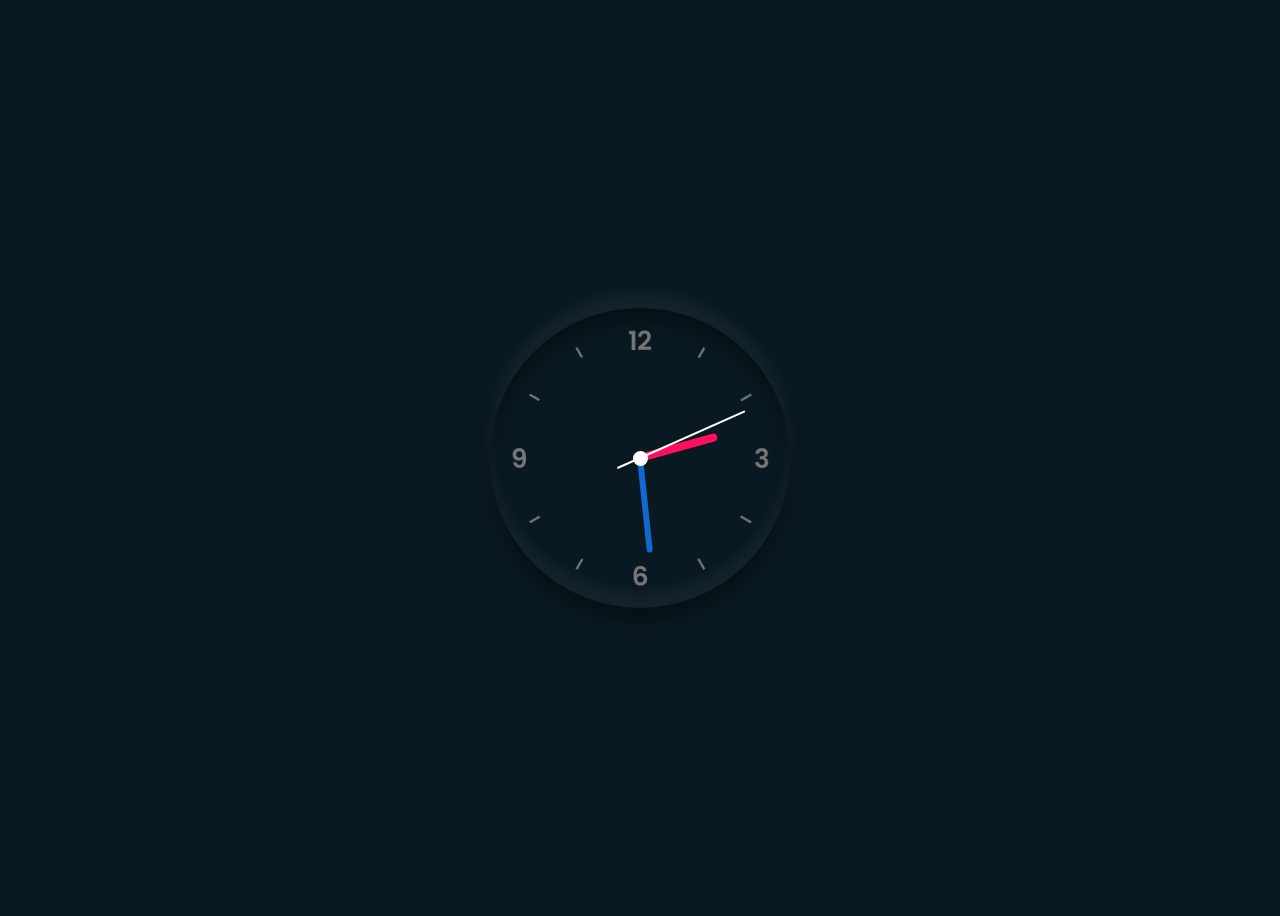
<file: index.html>
<!DOCTYPE html>
<html lang="en">
<head>
    <meta charset="UTF-8">
    <meta name="viewport" content="width=device-width, initial-scale=1.0">
    <title>Analog Clock</title>
    <link rel="stylesheet" href="style.css">
</head>
<body>
    <div class="clock">
        <div class="hour">
          <div class="hr" id="hr"></div>
        </div>
        <div class="min">
          <div class="mn" id="mn"></div>
        </div>
        <div class="sec">
          <div class="sc" id="sc"></div>
        </div>
      </div>
    <script>
        const deg = 6; //360deg / 60(min||sec) => 6
      const hr = document.querySelector("#hr");
      const mn = document.querySelector("#mn");
      const sc = document.querySelector("#sc");
 
    setInterval(() => {
      let day = new Date();
      let hh = day.getHours() * 30; //360deg / 12 hour => 30
      let mm = day.getMinutes() * deg;
      let ss = day.getSeconds() * deg;
 
      hr.style.transform = `rotateZ(${hh + mm / 12}deg)`;
      mn.style.transform = `rotateZ(${mm}deg)`;
      sc.style.transform = `rotateZ(${ss}deg)`;
   });

</script>
    
</body>
</html>
</file>
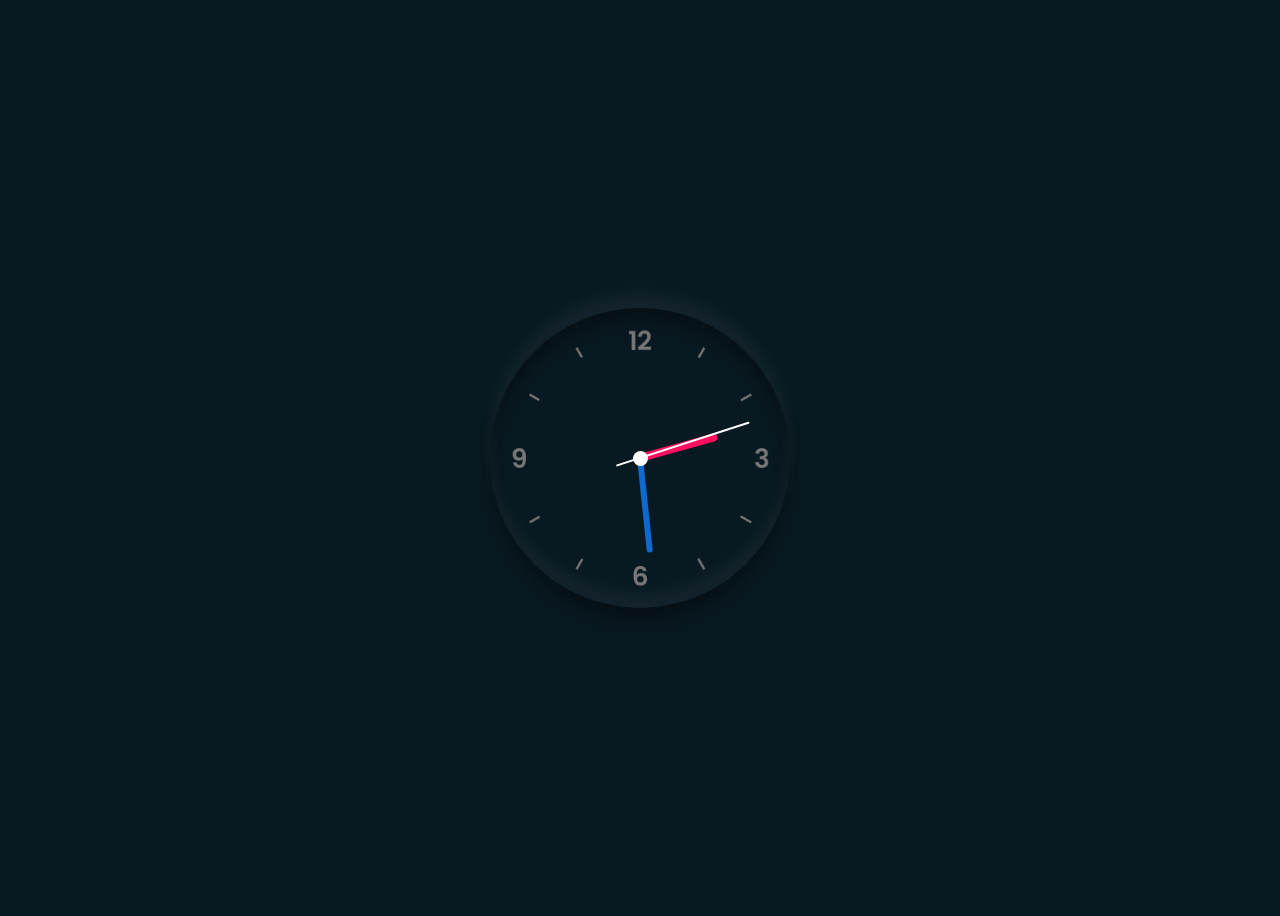
<file: index.html.html>
<!DOCTYPE html>
<html lang="en">
<head>
    <meta charset="UTF-8">
    <meta name="viewport" content="width=device-width, initial-scale=1.0">
    <title>Analog Clock</title>
    <link rel="stylesheet" href="style.css">
</head>
<body>
    <div class="clock">
        <div class="hour">
          <div class="hr" id="hr"></div>
        </div>
        <div class="min">
          <div class="mn" id="mn"></div>
        </div>
        <div class="sec">
          <div class="sc" id="sc"></div>
        </div>
      </div>
    <script>
        const deg = 6; //360deg / 60(min||sec) => 6
      const hr = document.querySelector("#hr");
      const mn = document.querySelector("#mn");
      const sc = document.querySelector("#sc");
 
    setInterval(() => {
      let day = new Date();
      let hh = day.getHours() * 30; //360deg / 12 hour => 30
      let mm = day.getMinutes() * deg;
      let ss = day.getSeconds() * deg;
 
      hr.style.transform = `rotateZ(${hh + mm / 12}deg)`;
      mn.style.transform = `rotateZ(${mm}deg)`;
      sc.style.transform = `rotateZ(${ss}deg)`;
   });

</script>
    
</body>
</html>
</file>
<file: style.css>
body {
    display: flex;
    justify-content: center;
    align-items: center;
    height: 100vh;
    background-color: #091921;
  }

  .clock {
    width: 300px;
    height: 300px;
    border-radius: 50%;
    background-image:url("clock.png");
    background-size: cover;
  display: flex;
  
  justify-content: center;
  align-items: center;
  box-shadow: 0 -15px 15px rgba(255, 255, 255, 0.05),
    inset 0 -15px 15px rgba(255, 255, 255, 0.05), 0 15px 15px rgba(0, 0, 0, 0.3),
    inset 0 15px 15px rgba(0, 0, 0, 0.3);
}
 
.clock::before {
    content: "";
    width: 15px;
    height: 15px;
    position: absolute;
    background-color: #fff;
    border-radius: 50%;
    z-index: 1000;
  }
   
  .hour,
  .min,
  .sec {
    position: absolute;
  }
   
  .hr {
    width: 160px;
    height: 160px;
  }
   
  .mn {
    width: 190px;
    height: 190px;
  }
   
  .sc {
    width: 230px;
    height: 230px;
  }
   
  .hr,
  .mn,
  .sc {
    display: flex;
    justify-content: center;
  }
   
  .hr::before {
    content: "";
    width: 8px;
    height: 80px;
    background-color: #ff105e;
    z-index: 100;
    border-radius: 5px;
  }
   
  .mn::before {
    content: "";
    width: 6px;
    height: 90px;
    background-color: rgb(15, 105, 207);
    z-index: 11;
    border-radius: 5px;
  }
   
  .sc::before {
    content: "";
    width: 2px;
    height: 140px;
    background-color: #fff;
    z-index: 10;
    border-radius: 5px;
  }
</file>
